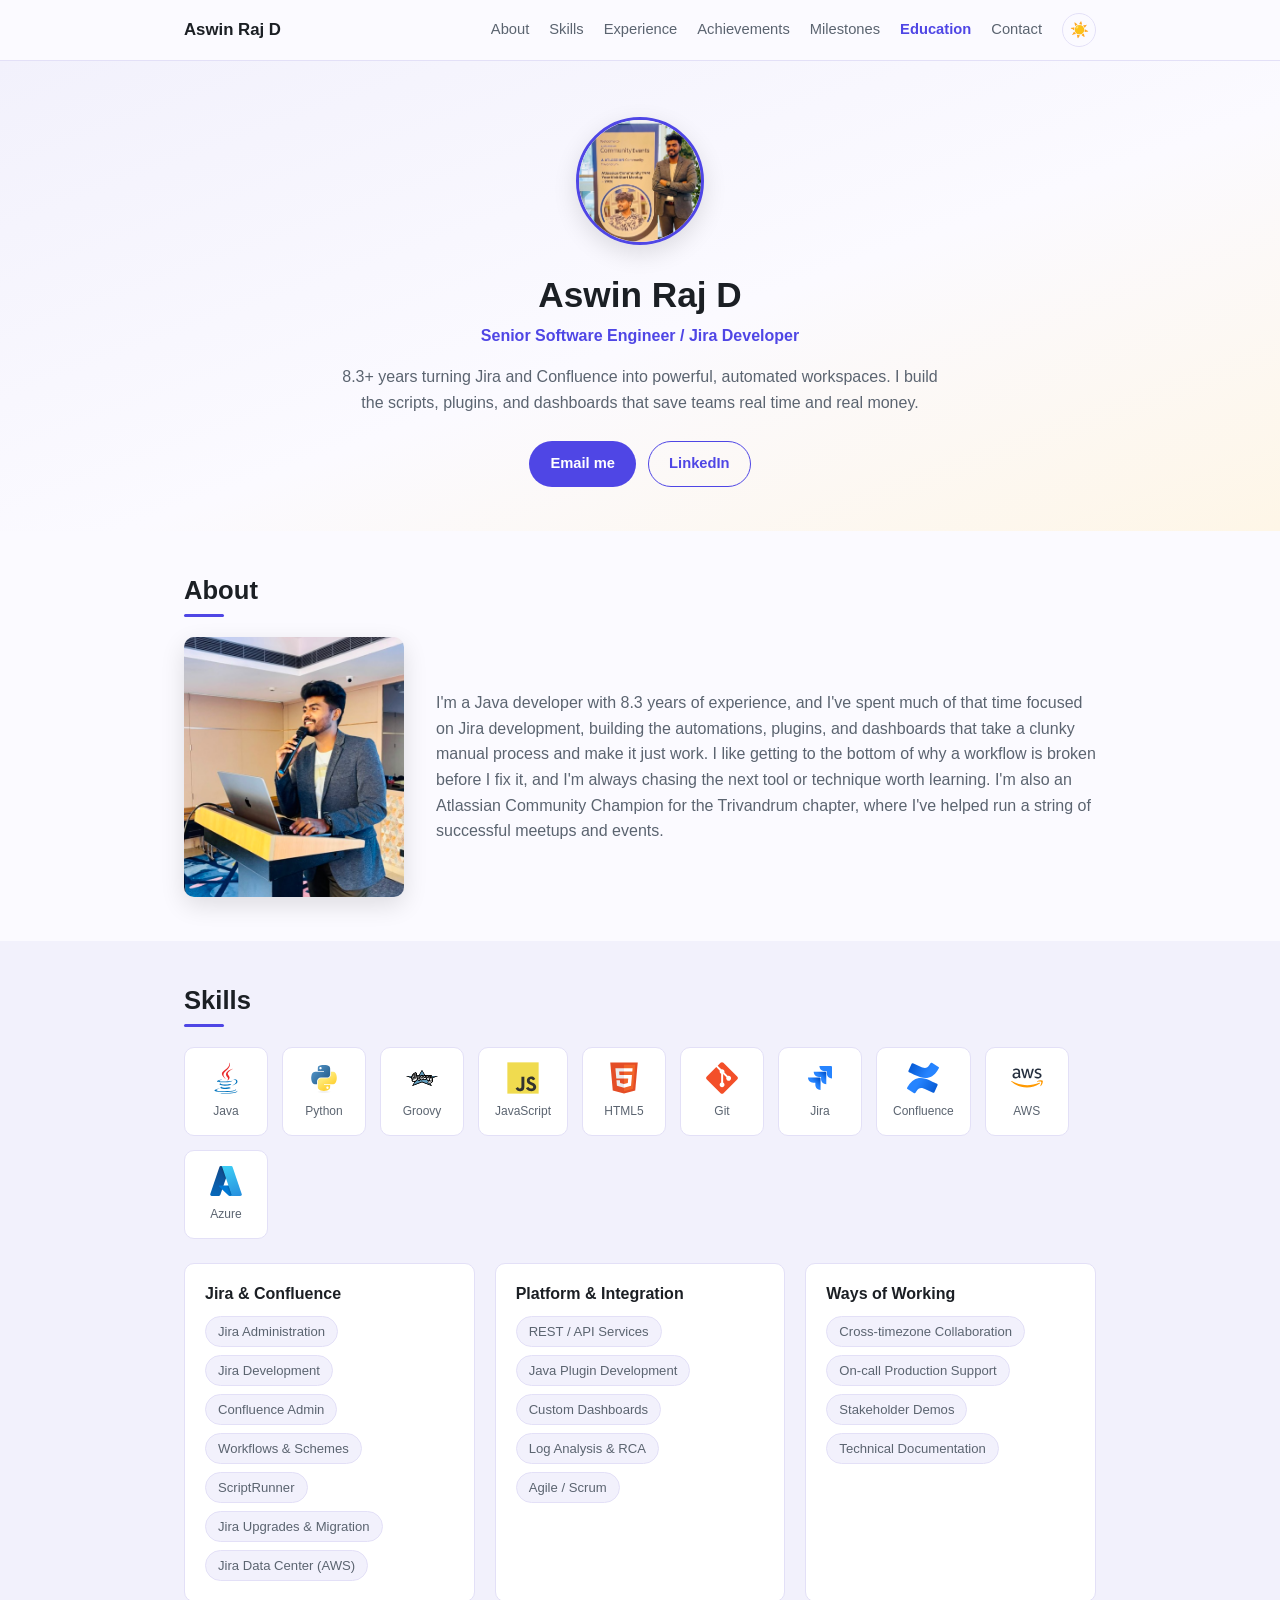
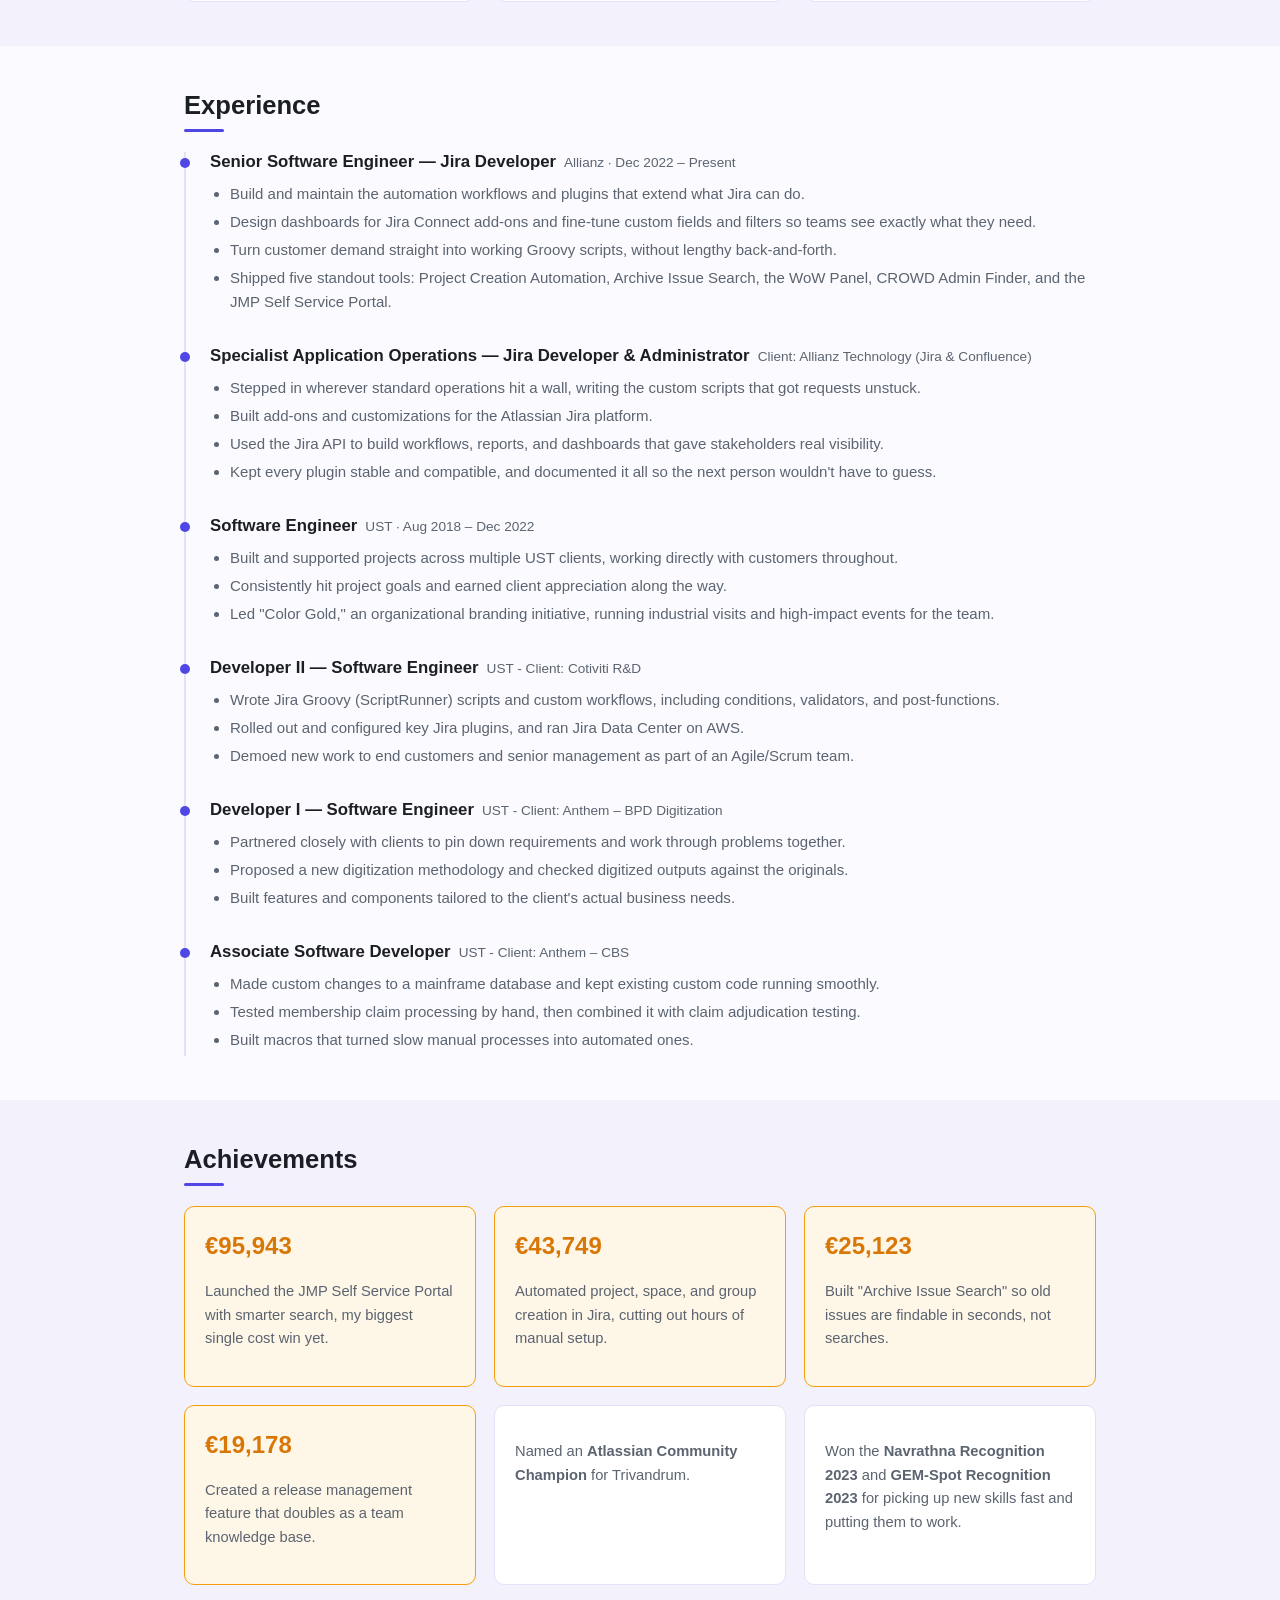
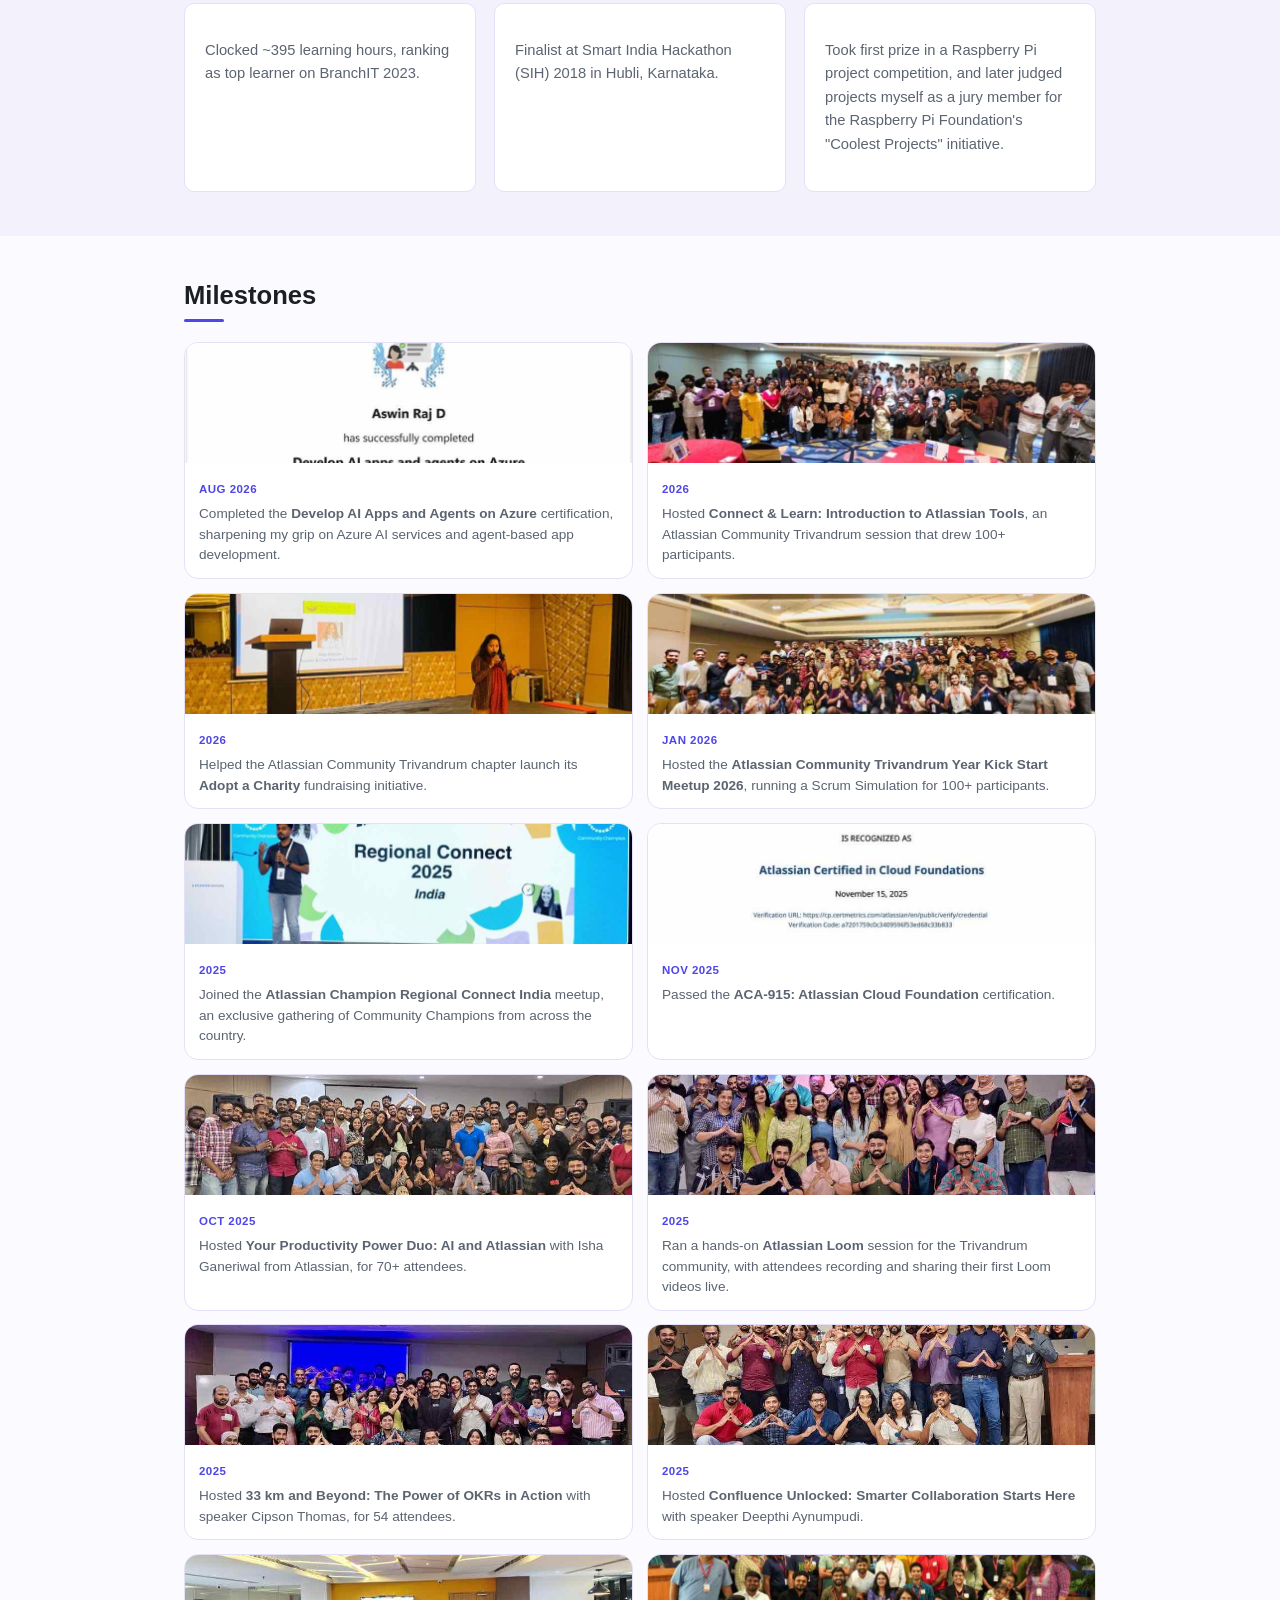
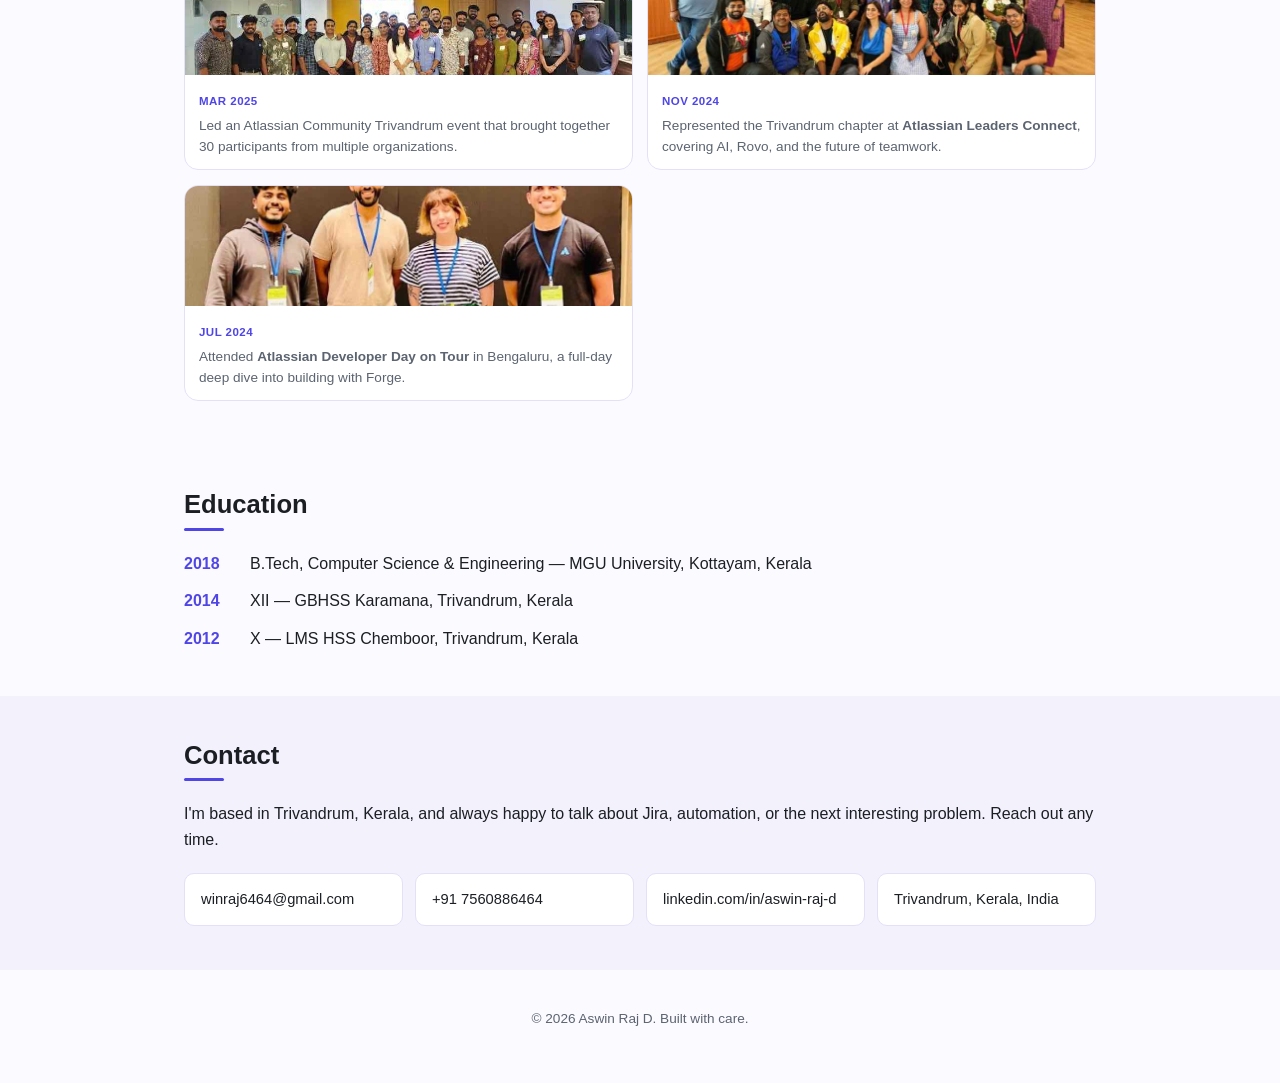
<file: index.html>
<!DOCTYPE html>
<html lang="en">
<head>
<meta charset="UTF-8">
<meta name="viewport" content="width=device-width, initial-scale=1.0">
<title>Aswin Raj D — Senior Software Engineer / Jira Developer</title>
<meta name="description" content="Portfolio of Aswin Raj D, Senior Software Engineer and Jira Developer with 7+ years of experience in Java, Groovy, and Atlassian Jira/Confluence.">
<link rel="stylesheet" href="styles.css">
<link rel="icon" href="data:image/svg+xml,%3Csvg xmlns='http://www.w3.org/2000/svg' viewBox='0 0 64 64'%3E%3Crect width='64' height='64' rx='14' fill='%234f46e5'/%3E%3Ctext x='32' y='42' font-family='Arial, sans-serif' font-size='28' font-weight='700' fill='white' text-anchor='middle'%3EAR%3C/text%3E%3C/svg%3E">
</head>
<body>

<header class="site-header">
  <div class="container nav">
    <a class="brand" href="#top">Aswin Raj D</a>
    <nav>
      <a href="#about">About</a>
      <a href="#skills">Skills</a>
      <a href="#experience">Experience</a>
      <a href="#achievements">Achievements</a>
      <a href="#milestones">Milestones</a>
      <a href="#education">Education</a>
      <a href="#contact">Contact</a>
      <button id="theme-toggle" class="theme-toggle" type="button" aria-label="Toggle dark mode">
        <span class="icon-sun">☀️</span><span class="icon-moon">🌙</span>
      </button>
    </nav>
  </div>
</header>

<main>

  <section id="top" class="hero">
    <div class="container hero-inner" id="hero-content">
      <!-- populated by script.js from content/content.json -->
    </div>
  </section>

  <section id="about" class="section reveal">
    <div class="container">
      <h2>About</h2>
      <div class="about-inner" id="about-content">
        <!-- populated by script.js -->
      </div>
    </div>
  </section>

  <section id="skills" class="section alt reveal">
    <div class="container">
      <h2>Skills</h2>
      <div class="tech-stack-row" id="tech-stack-content">
        <!-- populated by script.js -->
      </div>
      <div class="skills-grid" id="skills-content">
        <!-- populated by script.js -->
      </div>
    </div>
  </section>

  <section id="experience" class="section reveal">
    <div class="container">
      <h2>Experience</h2>
      <div class="timeline" id="experience-content">
        <!-- populated by script.js -->
      </div>
    </div>
  </section>

  <section id="achievements" class="section alt reveal">
    <div class="container">
      <h2>Achievements</h2>
      <div class="achievements-grid" id="achievements-content">
        <!-- populated by script.js -->
      </div>
    </div>
  </section>

  <section id="milestones" class="section reveal">
    <div class="container">
      <h2>Milestones</h2>
      <div class="milestones-grid" id="milestones-content">
        <!-- populated by script.js -->
      </div>
    </div>
  </section>

  <section id="education" class="section reveal">
    <div class="container">
      <h2>Education</h2>
      <ul class="education-list" id="education-content">
        <!-- populated by script.js -->
      </ul>
    </div>
  </section>

  <section id="contact" class="section alt reveal">
    <div class="container">
      <h2>Contact</h2>
      <p id="contact-intro"></p>
      <div class="contact-grid" id="contact-content">
        <!-- populated by script.js -->
      </div>
    </div>
  </section>

</main>

<footer class="site-footer">
  <div class="container">
    <p>&copy; <span id="year"></span> Aswin Raj D. Built with care.</p>
  </div>
</footer>

<script src="script.js"></script>
</body>
</html>
</file>
<file: styles.css>
:root {
  --bg: #fbfaff;
  --bg-alt: #f2f1fc;
  --card-bg: #ffffff;
  --highlight-bg: #fef6e7;
  --text: #1b1f24;
  --text-muted: #5b6470;
  --border: #e3e0f7;
  --primary: #4f46e5;
  --primary-dark: #4338ca;
  --accent: #f59e0b;
  --accent-dark: #d97706;
  --radius: 10px;
  --max-width: 960px;
  --header-bg: rgba(251, 250, 255, 0.9);
}

[data-theme="dark"] {
  --bg: #100f1f;
  --bg-alt: #1a1830;
  --card-bg: #201e3a;
  --highlight-bg: #2c2410;
  --text: #eef1f5;
  --text-muted: #a5a3c4;
  --border: #332f56;
  --primary: #818cf8;
  --primary-dark: #a5b4fc;
  --accent: #fbbf24;
  --accent-dark: #fcd34d;
  --header-bg: rgba(16, 15, 31, 0.85);
}

* { box-sizing: border-box; }

html { scroll-behavior: smooth; }

body {
  margin: 0;
  font-family: -apple-system, BlinkMacSystemFont, "Segoe UI", Roboto, Helvetica, Arial, sans-serif;
  color: var(--text);
  background: var(--bg);
  line-height: 1.6;
  transition: background 0.3s ease, color 0.3s ease;
}

.container {
  max-width: var(--max-width);
  margin: 0 auto;
  padding: 0 24px;
}

h1, h2, h3 { line-height: 1.25; }

section[id], #top {
  scroll-margin-top: 72px;
}

a:focus-visible,
button:focus-visible {
  outline: 2px solid var(--primary);
  outline-offset: 3px;
  border-radius: 4px;
}

/* Header */
.site-header {
  position: sticky;
  top: 0;
  background: var(--header-bg);
  backdrop-filter: saturate(180%) blur(8px);
  border-bottom: 1px solid var(--border);
  z-index: 10;
  transition: background 0.3s ease;
}

.nav {
  display: flex;
  align-items: center;
  justify-content: space-between;
  height: 60px;
}

.brand {
  font-weight: 700;
  color: var(--text);
  text-decoration: none;
  font-size: 1.05rem;
}

.nav nav {
  display: flex;
  align-items: center;
  gap: 20px;
  overflow-x: auto;
  scrollbar-width: none;
  -webkit-overflow-scrolling: touch;
}

.nav nav::-webkit-scrollbar { display: none; }

.nav nav a {
  color: var(--text-muted);
  text-decoration: none;
  font-size: 0.92rem;
  font-weight: 500;
  flex-shrink: 0;
}

.nav nav a:hover { color: var(--primary); }

.nav nav a.active {
  color: var(--primary);
  font-weight: 700;
}

.theme-toggle {
  background: none;
  border: 1px solid var(--border);
  border-radius: 999px;
  width: 34px;
  height: 34px;
  cursor: pointer;
  display: inline-flex;
  align-items: center;
  justify-content: center;
  font-size: 0.95rem;
  padding: 0;
  flex-shrink: 0;
}

.theme-toggle:hover { border-color: var(--primary); }

.theme-toggle .icon-moon { display: none; }
[data-theme="dark"] .theme-toggle .icon-sun { display: none; }
[data-theme="dark"] .theme-toggle .icon-moon { display: inline; }

/* Hero */
.hero {
  padding: 56px 0 44px;
  text-align: center;
  background: linear-gradient(160deg, var(--bg-alt) 0%, var(--bg) 55%, var(--highlight-bg) 100%);
}

.avatar {
  width: 128px;
  height: 128px;
  margin: 0 auto 20px;
  border-radius: 50%;
  object-fit: cover;
  border: 3px solid var(--primary);
  box-shadow: 0 8px 24px rgba(0, 0, 0, 0.12);
}

.hero h1 {
  font-size: 2.2rem;
  margin: 0 0 6px;
}

.hero .title {
  color: var(--primary);
  font-weight: 600;
  margin: 0 0 16px;
}

.hero .lede {
  max-width: 620px;
  margin: 0 auto;
  color: var(--text-muted);
}

.hero-actions {
  margin-top: 26px;
  display: flex;
  gap: 12px;
  justify-content: center;
}

.btn {
  padding: 10px 20px;
  border-radius: 999px;
  text-decoration: none;
  font-weight: 600;
  font-size: 0.92rem;
  border: 1px solid transparent;
}

.btn-primary {
  background: var(--primary);
  color: #fff;
}

.btn-primary:hover { background: var(--primary-dark); }

.btn-secondary {
  color: var(--primary);
  border-color: var(--primary);
}

.btn-secondary:hover { background: var(--bg-alt); }

/* Sections */
.section {
  padding: 44px 0;
}

.section.alt {
  background: var(--bg-alt);
}

.section h2 {
  font-size: 1.6rem;
  margin: 0 0 20px;
  position: relative;
  padding-bottom: 10px;
}

.section h2::after {
  content: "";
  position: absolute;
  left: 0;
  bottom: 0;
  width: 40px;
  height: 3px;
  background: var(--primary);
  border-radius: 3px;
}

/* About */
.about-inner {
  display: flex;
  align-items: center;
  gap: 32px;
}

.about-photo {
  width: 220px;
  height: 260px;
  object-fit: cover;
  border-radius: var(--radius);
  flex-shrink: 0;
  box-shadow: 0 8px 24px rgba(0, 0, 0, 0.12);
}

.about-inner p {
  color: var(--text-muted);
  margin: 0;
}

@media (max-width: 640px) {
  .about-inner {
    flex-direction: column;
  }
  .about-photo {
    width: 100%;
    height: 220px;
  }
}

/* Tech Stack */
.tech-stack-row {
  display: flex;
  flex-wrap: wrap;
  gap: 14px;
  margin-bottom: 24px;
}

.tech-icon {
  display: flex;
  flex-direction: column;
  align-items: center;
  gap: 8px;
  background: var(--card-bg);
  border: 1px solid var(--border);
  border-radius: var(--radius);
  padding: 14px 16px;
  min-width: 84px;
  transition: transform 0.2s ease, box-shadow 0.2s ease, border-color 0.2s ease;
}

.tech-icon:hover {
  transform: translateY(-4px);
  border-color: var(--primary);
  box-shadow: 0 10px 20px rgba(0, 0, 0, 0.08);
}

.tech-icon img {
  width: 32px;
  height: 32px;
  object-fit: contain;
}

.tech-icon span {
  font-size: 0.75rem;
  color: var(--text-muted);
  font-weight: 500;
}

/* Skills */
.skills-grid {
  display: grid;
  grid-template-columns: repeat(auto-fit, minmax(220px, 1fr));
  gap: 20px;
}

.skill-card {
  background: var(--card-bg);
  border: 1px solid var(--border);
  border-radius: var(--radius);
  padding: 20px;
}

.skill-card h3 {
  font-size: 1rem;
  margin: 0 0 12px;
}

.tags {
  list-style: none;
  margin: 0;
  padding: 0;
  display: flex;
  flex-wrap: wrap;
  gap: 8px;
}

.tags li {
  background: var(--bg-alt);
  border: 1px solid var(--border);
  border-radius: 999px;
  padding: 4px 12px;
  font-size: 0.82rem;
  color: var(--text-muted);
}

/* Timeline */
.timeline {
  display: flex;
  flex-direction: column;
  gap: 28px;
  border-left: 2px solid var(--border);
  padding-left: 24px;
}

.timeline-item {
  position: relative;
}

.timeline-item::before {
  content: "";
  position: absolute;
  left: -30px;
  top: 6px;
  width: 10px;
  height: 10px;
  border-radius: 50%;
  background: var(--primary);
}

.timeline-header {
  display: flex;
  flex-wrap: wrap;
  align-items: baseline;
  gap: 8px;
  margin-bottom: 8px;
}

.timeline-header h3 {
  font-size: 1.05rem;
  margin: 0;
}

.timeline-meta {
  color: var(--text-muted);
  font-size: 0.85rem;
}

.timeline-item ul {
  margin: 0;
  padding-left: 20px;
  color: var(--text-muted);
  font-size: 0.94rem;
}

.timeline-item li { margin-bottom: 4px; }

/* Achievements */
.achievements-grid {
  display: grid;
  grid-template-columns: repeat(auto-fit, minmax(220px, 1fr));
  gap: 18px;
}

.achievement-card {
  background: var(--card-bg);
  border: 1px solid var(--border);
  border-radius: var(--radius);
  padding: 20px;
  font-size: 0.92rem;
  color: var(--text-muted);
  transition: transform 0.2s ease, box-shadow 0.2s ease;
}

.achievement-card:hover {
  transform: translateY(-3px);
  box-shadow: 0 10px 24px rgba(0, 0, 0, 0.08);
}

.achievement-card.highlight {
  border-color: var(--accent);
  background: var(--highlight-bg);
}

.achievement-card .stat {
  display: block;
  font-size: 1.5rem;
  font-weight: 700;
  color: var(--accent-dark);
}

.achievement-card .stat-inr {
  display: block;
  font-size: 0.82rem;
  color: var(--text-muted);
  margin-bottom: 6px;
}

/* Milestones */
.milestones-grid {
  display: grid;
  grid-template-columns: repeat(auto-fill, minmax(180px, 1fr));
  gap: 14px;
  grid-auto-flow: dense;
}

.milestone-tile {
  display: block;
  background: var(--card-bg);
  border: 1px solid var(--border);
  border-radius: 14px;
  padding: 14px;
  text-decoration: none;
  color: inherit;
  cursor: default;
  transition: transform 0.25s ease, box-shadow 0.25s ease, border-color 0.25s ease;
  opacity: 0;
  transform: translateY(16px) scale(0.98);
}

a.milestone-tile {
  cursor: pointer;
}

.milestone-tile.in-view {
  animation: milestone-in 0.5s ease forwards;
}

.milestone-tile:hover {
  transform: translateY(-4px);
  border-color: var(--primary);
  box-shadow: 0 14px 28px rgba(0, 0, 0, 0.1);
}

.milestone-tile.featured {
  grid-column: span 2;
  padding: 0;
  overflow: hidden;
  display: flex;
  flex-direction: column;
}

.milestone-tile.featured img {
  width: 100%;
  height: 120px;
  object-fit: cover;
  display: block;
  transition: transform 0.4s ease;
}

.milestone-tile.featured:hover img {
  transform: scale(1.06);
}

.milestone-tile.featured .milestone-tile-body {
  padding: 12px 14px;
}

.milestone-date {
  display: inline-block;
  font-weight: 700;
  color: var(--primary);
  font-size: 0.72rem;
  text-transform: uppercase;
  letter-spacing: 0.04em;
  margin-bottom: 6px;
}

.milestone-tile p {
  margin: 0;
  color: var(--text-muted);
  font-size: 0.85rem;
  line-height: 1.5;
  display: -webkit-box;
  -webkit-box-orient: vertical;
  -webkit-line-clamp: 3;
  overflow: hidden;
}

[data-theme="dark"] .milestone-tile.featured img {
  filter: brightness(0.9);
}

@keyframes milestone-in {
  from {
    opacity: 0;
    transform: translateY(16px) scale(0.98);
  }
  to {
    opacity: 1;
    transform: translateY(0) scale(1);
  }
}

@media (prefers-reduced-motion: reduce) {
  .milestone-tile {
    opacity: 1;
    transform: none;
  }
  .milestone-tile.featured:hover img {
    transform: none;
  }
}

@media (max-width: 640px) {
  .milestones-grid {
    grid-template-columns: repeat(2, 1fr);
  }
  .milestone-tile.featured {
    grid-column: span 2;
  }
  .milestone-tile.featured img {
    height: 150px;
  }
}

/* Education */
.education-list {
  list-style: none;
  margin: 0;
  padding: 0;
  display: flex;
  flex-direction: column;
  gap: 12px;
}

.education-list li {
  display: flex;
  gap: 16px;
  align-items: baseline;
}

.edu-year {
  font-weight: 700;
  color: var(--primary);
  min-width: 50px;
}

/* Contact */
.contact-grid {
  display: grid;
  grid-template-columns: repeat(auto-fit, minmax(200px, 1fr));
  gap: 12px;
  margin-top: 20px;
}

.contact-item {
  background: var(--card-bg);
  border: 1px solid var(--border);
  border-radius: var(--radius);
  padding: 14px 16px;
  text-decoration: none;
  color: var(--text);
  font-size: 0.92rem;
  transition: transform 0.2s ease;
}

.contact-item:hover {
  transform: translateY(-2px);
  border-color: var(--primary);
  color: var(--primary);
}

/* Footer */
.site-footer {
  padding: 24px 0 40px;
  text-align: center;
  color: var(--text-muted);
  font-size: 0.85rem;
}

@media (max-width: 640px) {
  .nav nav { gap: 12px; }
  .nav nav a { font-size: 0.82rem; }
  .hero { padding: 56px 0 40px; }
  .section { padding: 48px 0; }
}

/* Animations */
@media (prefers-reduced-motion: no-preference) {
  .hero-inner > * {
    opacity: 0;
    animation: fade-up 0.6s ease forwards;
  }
  .hero-inner .avatar { animation-delay: 0s; }
  .hero-inner h1 { animation-delay: 0.1s; }
  .hero-inner .title { animation-delay: 0.2s; }
  .hero-inner .lede { animation-delay: 0.3s; }
  .hero-inner .hero-actions { animation-delay: 0.4s; }

  .reveal {
    opacity: 0;
    transform: translateY(24px);
    transition: opacity 0.6s ease, transform 0.6s ease;
  }

  .reveal.in-view {
    opacity: 1;
    transform: translateY(0);
  }
}

@keyframes fade-up {
  from { opacity: 0; transform: translateY(16px); }
  to { opacity: 1; transform: translateY(0); }
}
</file>
